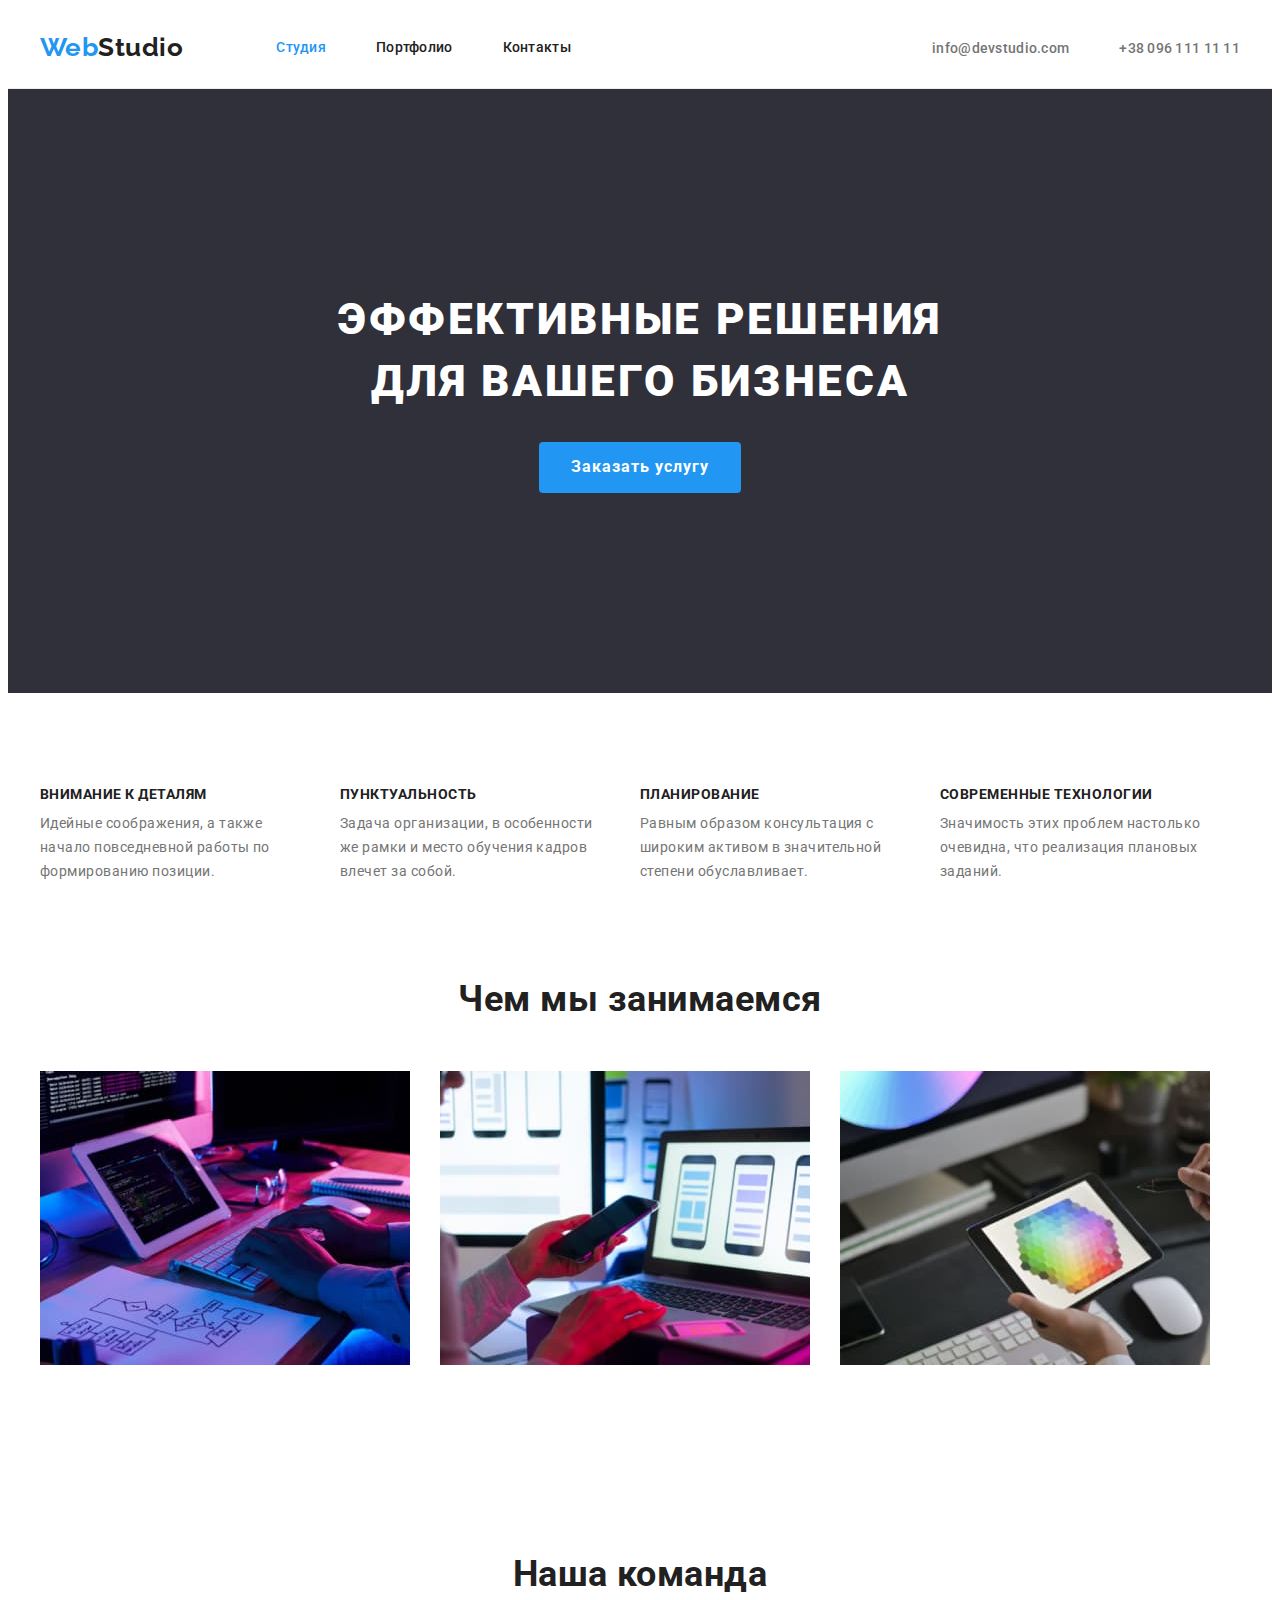
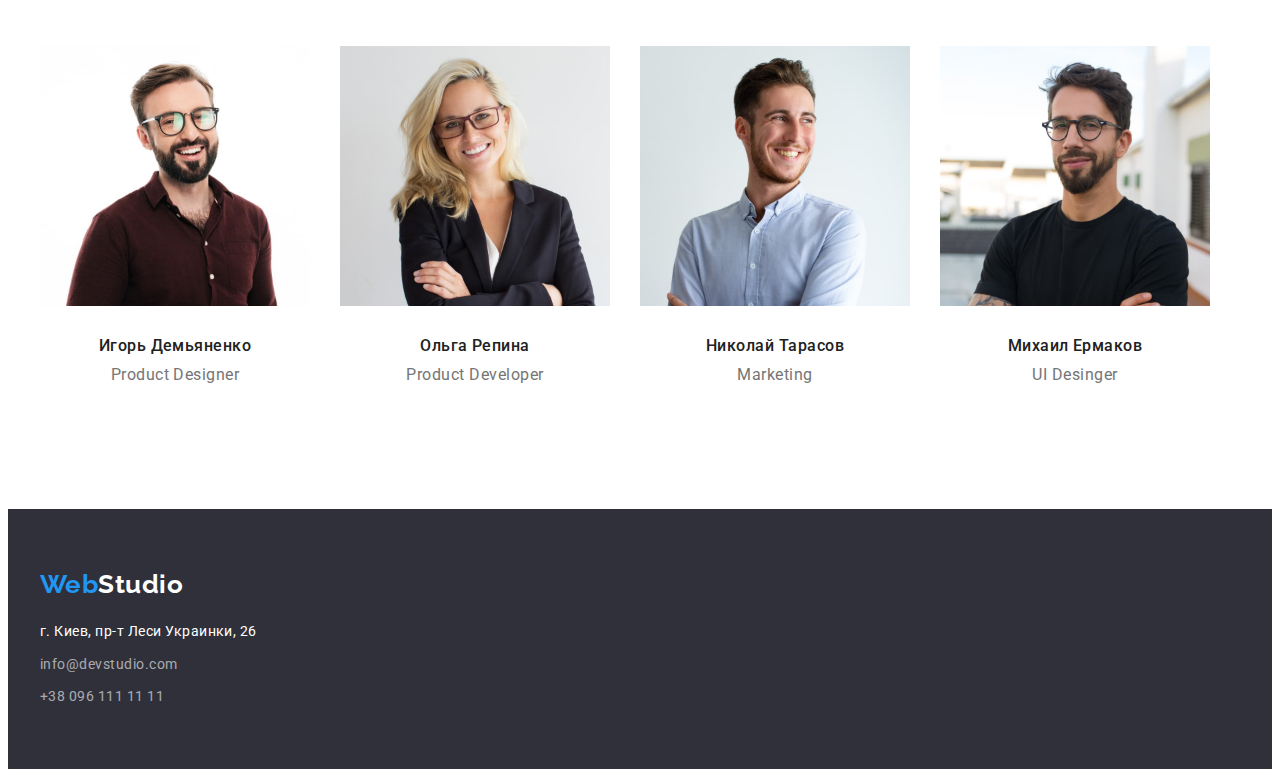
<file: index.html>
<!DOCTYPE html>
<html lang="ru">
  <head>
    <meta charset="UTF-8" />
    <meta http-equiv="X-UA-Compatible" content="IE=edge" />
    <meta name="viewport" content="width=device-width, initial-scale=1.0" />
    <link
      href="https://fonts.googleapis.com/css2?family=Raleway:wght@700&family=Roboto:wght@400;500;700;900&display=swap"
      rel="stylesheet"
    />
    <link
      rel="stylesheet"
      href="https://cdnjs.cloudflare.com/ajax/libs/modern-normalize/1.1.0/modern-normalize.min.css"
      integrity="sha512-wpPYUAdjBVSE4KJnH1VR1HeZfpl1ub8YT/NKx4PuQ5NmX2tKuGu6U/JRp5y+Y8XG2tV+wKQpNHVUX03MfMFn9Q=="
      crossorigin="anonymous"
      referrerpolicy="no-referrer"
    />
    <link rel="stylesheet" href="./css/styles.css" />
    <title>WebStudio</title>
  </head>
  <body>
    <header class="page-header">
      <div class="container header-container">
        <nav class="site-nav">        
          <a class="logo" href="./index.html">Web<span class="two">Studio</span></a>
          <ul class="list">
            <li class="list-item"><a href="./index.html" class="link current">Студия</a></li>
            <li class="list-item"><a href="./portfolio.html" class="link">Портфолио</a></li>
            <li class="list-item"><a href="" class="link">Контакты</a></li>
          </ul>
        </nav>
        <ul class="contacts list">
          <li class="list-item">
            <a lang="en" href="mailto:info@devstudio.com" class="link">info@devstudio.com</a>
          </li>
          <li class="list-item"><a href="tel:+380961111111" class="link">+38 096 111 11 11</a></li>
        </ul>
      </div>
    </header>
    <main>
      <section class="hero">
        <div class="container">
          <h1 class="hero-title">Эффективные решения для вашего бизнеса</h1>
          <button class="hero-button button" type="button">Заказать услугу</button>
        </div>
      </section>
      <section class="section features">
        <div class="container">
          <h2 class="section-title visually-hidden">Особенности</h2>
          <ul class="section-list list">
            <li class="section-list-item">
              <h3 class="title">Внимание к деталям</h3>
              <p class="title-text">
                Идейные соображения, а также начало повседневной работы по формированию позиции.
              </p>
            </li>
            <li class="section-list-item">
              <h3 class="title">Пунктуальность</h3>
              <p class="title-text">
                Задача организации, в особенности же рамки и место обучения кадров влечет за собой.
              </p>
            </li>
            <li class="section-list-item">
              <h3 class="title">Планирование</h3>
              <p class="title-text">
                Равным образом консультация с широким активом в значительной степени обуславливает.
              </p>
            </li>
            <li class="section-list-item">
              <h3 class="title">Современные технологии</h3>
              <p class="title-text">
                Значимость этих проблем настолько очевидна, что реализация плановых заданий.
              </p>
            </li>
          </ul>
        </div>
      </section>
      <section class="section competence">
        <div class="container">
          <h2 class="section-title">Чем мы занимаемся</h2>
          <ul class="list">
            <li class="list-pictures">
              <img src="./images/whatare.jpg" alt="Человек пишет код" width="370" />
            </li>
            <li class="list-pictures">
              <img src="./images/we.jpg" alt="Человек держит в руке телефон" width="370" />
            </li>
            <li class="list-pictures">
              <img
                src="./images/doing.jpg"
                alt="Человек держит в руке планшет, где изображена палитра цветов"
                width="370"
              />
            </li>
          </ul>
        </div>
      </section>
      <section class="section team">
        <div class="container">
          <h2 class="section-title">Наша команда</h2>
          <ul class="section-list list">
            <li class="section-list-card">            
              <img class="photo" src="./images/igor.jpg" alt="Мужчина в очках" width="270" />
                <div class="footer-card">
                  <h3 class="name">Игорь Демьяненко</h3>
                  <p class="post" lang="en">Product Designer</p>
                </div>
            </li>
            <li class="section-list-card">
              <img class="photo" src="./images/olga.jpg" alt="Женщина в очках" width="270" />
              <div class="footer-card">
                <h3 class="name">Ольга Репина</h3>
                <p class="post" lang="en">Product Developer</p>
              </div>
            </li>
            <li class="section-list-card">
              <img
                  class="photo"
                  src="./images/nikolay.jpg"
                  alt="Улыбающийся мужчина"
                  width="270"
                />
              <div class="footer-card">
                <h3 class="name">Николай Тарасов</h3>
                <p class="post" lang="en">Marketing</p>
              </div>
            </li>
            <li class="section-list-card">             
                <img
                  class="photo"
                  src="./images/mihail.jpg"
                  alt="Улыбающийся мужчина в очках"
                  width="270"
                />
                <div class="footer-card">
                  <h3 class="name">Михаил Ермаков</h3>
                  <p class="post" lang="en">UI Desinger</p>
                </div>
            </li>
          </ul>
        </div>
      </section>
    </main>
    <footer class="page-footer">
      <div class="container">
        <a class="logo" href="./index.html">Web<span class="three">Studio</span></a>
        <address class="address">
          <p class="address-text">г. Киев, пр-т Леси Украинки, 26</p>
          <a lang="en" href="mailto:info@devstudio.com" class="link">info@devstudio.com</a>
          <a href="tel:+380961111111" class="link number">+38 096 111 11 11</a>
        </address>
      </div>
    </footer>
  </body>
</html>
</file>
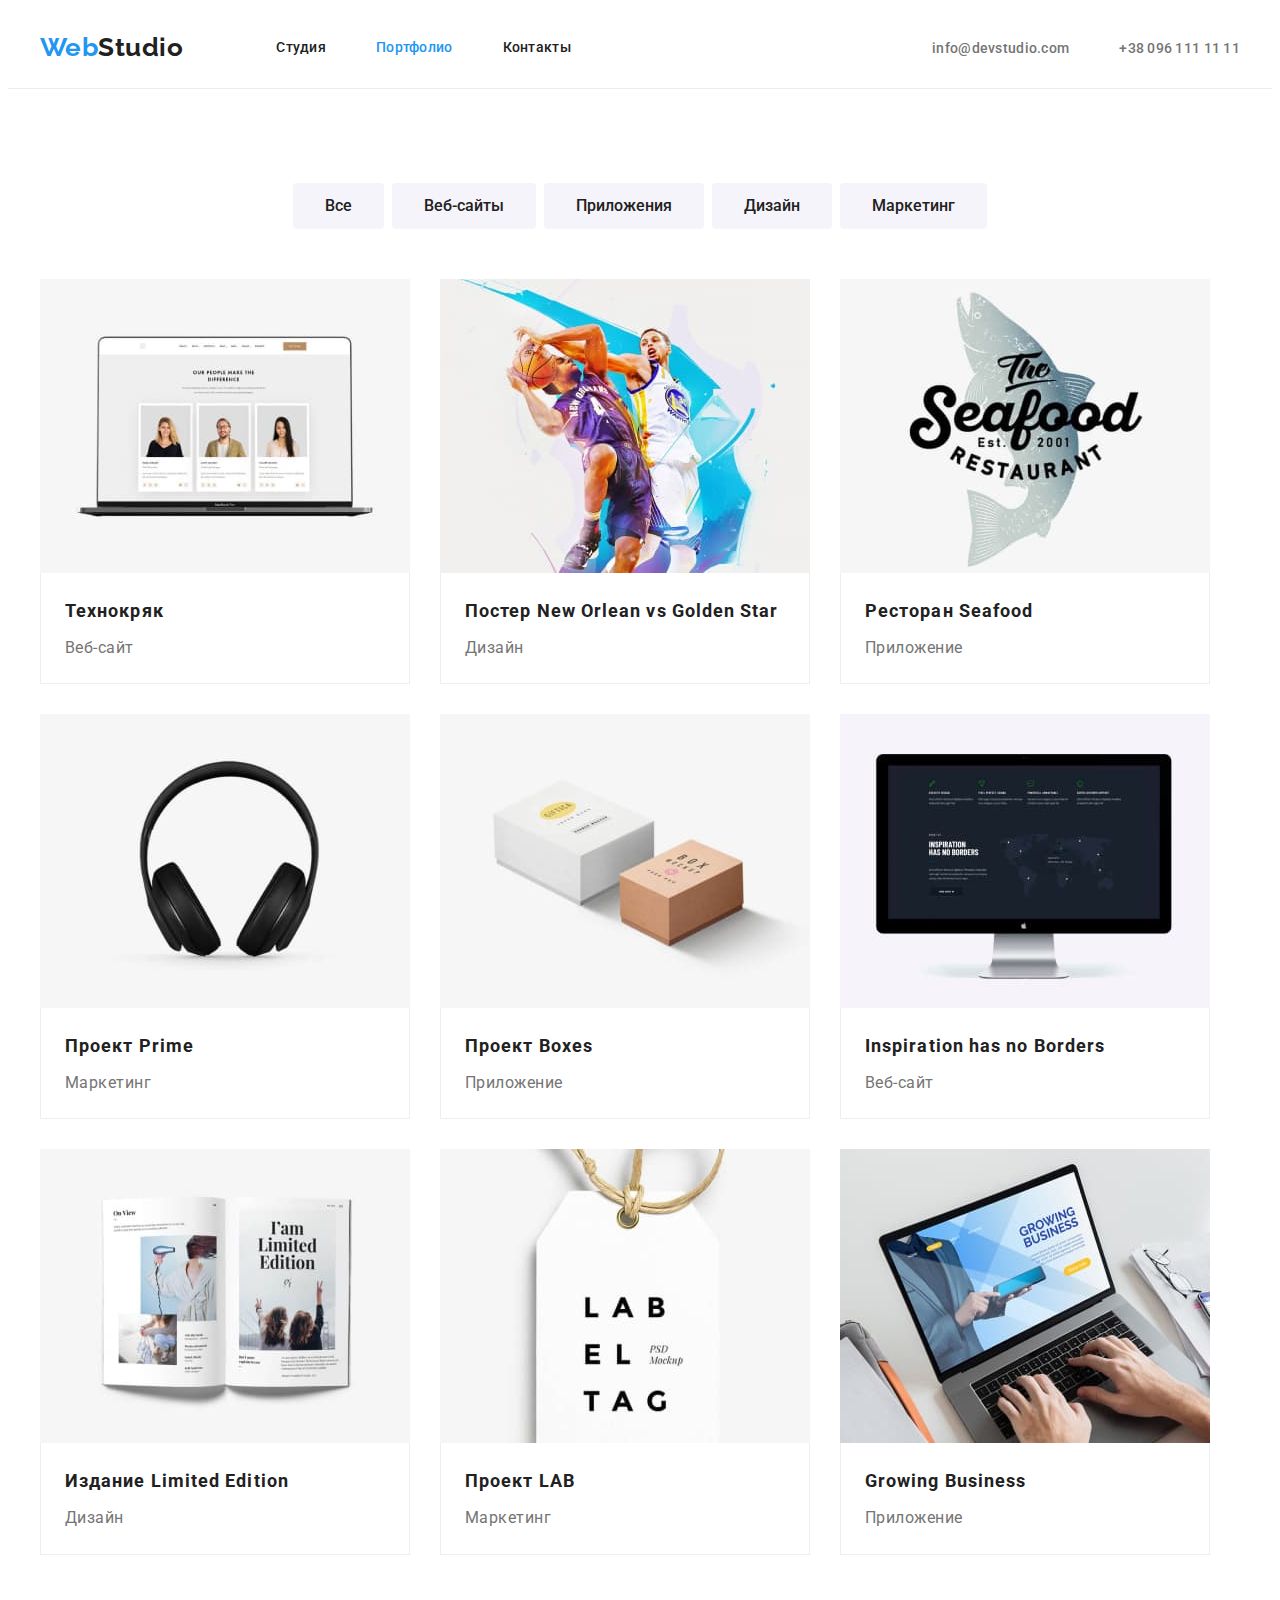
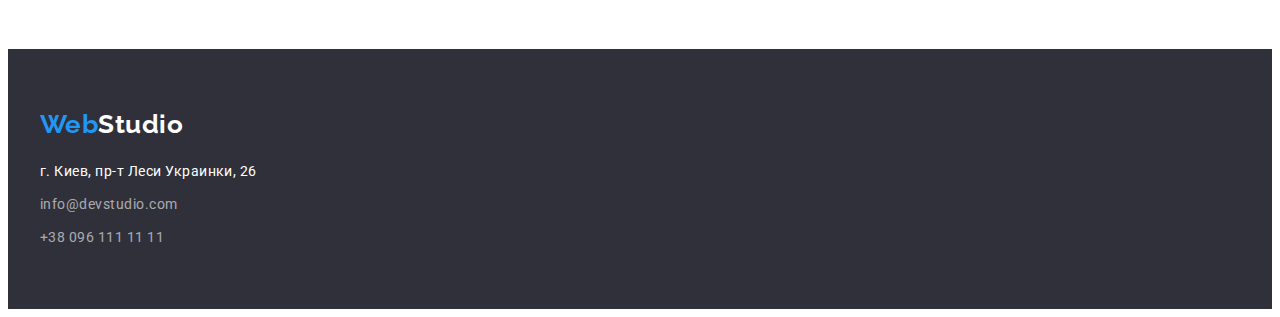
<file: portfolio.html>
<!DOCTYPE html>
<html lang="ru">
  <head>
    <meta charset="UTF-8" />
    <meta http-equiv="X-UA-Compatible" content="IE=edge" />
    <meta name="viewport" content="width=device-width, initial-scale=1.0" />
    <link
      href="https://fonts.googleapis.com/css2?family=Raleway:wght@700&family=Roboto:wght@400;500;700;900&display=swap"
      rel="stylesheet"
    />
    <link
      rel="stylesheet"
      href="https://cdnjs.cloudflare.com/ajax/libs/modern-normalize/1.1.0/modern-normalize.min.css"
      integrity="sha512-wpPYUAdjBVSE4KJnH1VR1HeZfpl1ub8YT/NKx4PuQ5NmX2tKuGu6U/JRp5y+Y8XG2tV+wKQpNHVUX03MfMFn9Q=="
      crossorigin="anonymous"
      referrerpolicy="no-referrer"
    />
    <link rel="stylesheet" href="./css/styles.css" />
    <title>WS-Portfolio</title>
  </head>
  <body>
    <header class="page-header">
      <div class="container header-container">
        <nav class="site-nav">        
          <a class="logo" href="./index.html">Web<span class="two">Studio</span></a>
          <ul class="list">
            <li class="list-item"><a href="./index.html" class="link ">Студия</a></li>
            <li class="list-item"><a href="./portfolio.html" class="link current">Портфолио</a></li>
            <li class="list-item"><a href="" class="link">Контакты</a></li>
          </ul>
        </nav>
        <ul class="contacts list">
          <li class="list-item">
            <a lang="en" href="mailto:info@devstudio.com" class="link">info@devstudio.com</a>
          </li>
          <li class="list-item"><a href="tel:+380961111111" class="link">+38 096 111 11 11</a></li>
        </ul>
      </div>
    </header>
    <main>
      <section class="portfolio section">
        <div class="container">
          <ul class="portfolio-nav list">
            <li class="portfolio-nav-button">
              <button class="button" type="button">Все</button>
            </li>
            <li class="portfolio-nav-button">
              <button class="button" type="button">Веб-сайты</button>
            </li>
            <li class="portfolio-nav-button">
              <button class="button" type="button">Приложения</button>
            </li>
            <li class="portfolio-nav-button">
              <button class="button" type="button">Дизайн</button>
            </li>
            <li class="portfolio-nav-button">
              <button class="button" type="button">Маркетинг</button>
            </li>
          </ul>
          <ul class="portfolio-gallery list">
            <li class="portfolio-gallery-item">
              <a href="" class="link class="link"">
                <img
                src="./images/technocrack.jpg"
                alt="Сайт на экране ноутбука"
                width="370"
                height="294"
                class="gallery-picture"
              />
              <div class="bottom-card">
                <h2 class="title">Технокряк</h2>
                <p class="text">Веб-сайт</p>
              </div>
              </a>

            </li>
            <li class="portfolio-gallery-item">
              <a href="" class="link">
              <img
                src="./images/poster.jpg"
                alt="Постер баскетбольных клубов"
                width="370"
                height="294"
                class="gallery-picture"
              />
              <div class="bottom-card">
                <h2 class="title">Постер New Orlean vs Golden Star</h2>
                <p class="text">Дизайн</p>
              </div>
            </a>
            </li>
            <li class="portfolio-gallery-item">
              <a href="" class="link">
              <img
                src="./images/restaurant.jpg"
                alt="Логотип ресторана"
                width="370"
                height="294"
                class="gallery-picture"
              />
              <div class="bottom-card">
                <h2 class="title">Ресторан Seafood</h2>
                <p class="text">Приложение</p>
              </div>
            </a>
            </li>
            <li class="portfolio-gallery-item">
              <a href="" class="link">
              <img
                src="./images/headphone.jpg"
                alt="Наушники"
                width="370"
                height="294"
                class="gallery-picture"
              />
              <div class="bottom-card">
                <h2 class="title">Проект Prime</h2>
                <p class="text">Маркетинг</p>
              </div>
            </a>
            </li>
            <li class="portfolio-gallery-item">
              <a href="" class="link">
              <img
                src="./images/boxes.jpg"
                alt="Коробочки"
                width="370"
                height="294"
                class="gallery-picture"
              />
              <div class="bottom-card">
                <h2 class="title">Проект Boxes</h2>
                <p class="text">Приложение</p>
              </div>
            </a>
            </li>
            <li class="portfolio-gallery-item">
              <a href="" class="link">
              <img
                src="./images/pc.jpg"
                alt="Монитор компьютера"
                width="370"
                height="294"
                class="gallery-picture"
              />
              <div class="bottom-card">
                <h2 class="title" lang="en">Inspiration has no Borders</h2>
                <p class="text">Веб-сайт</p>
              </div>
            </a>
            </li>
            <li class="portfolio-gallery-item">
              <a href="" class="link">
              <img
                src="./images/magazine.jpg"
                alt="Журнал издания"
                width="370"
                height="294"
                class="gallery-picture"
              />
              <div class="bottom-card">
                <h2 class="title">Издание Limited Edition</h2>
                <p class="text">Дизайн</p>
              </div>
            </a>
            </li>
            <li class="portfolio-gallery-item">
              <a href="" class="link">
              <img
                src="./images/label.jpg"
                alt="Ярлык"
                width="370"
                height="294"
                class="gallery-picture"
              />
              <div class="bottom-card">
                <h2 class="title">Проект LAB</h2>
                <p class="text">Маркетинг</p>
              </div>
            </a>
            </li>
            <li class="portfolio-gallery-item">
              <a href="" class="link">
              <img
                src="./images/laptop.jpg"
                alt="Ноутбук"
                width="370"
                height="294"
                class="gallery-picture"
              />
              <div class="bottom-card">
                <h2 class="title">Growing Business</h2>
                <p class="text">Приложение</p>
              </div>
            </a>
            </li>
          </ul>
        </div>
      </section>
    </main>
    <footer class="page-footer">
      <div class="container">
        <a class="logo" href="./index.html">Web<span class="three">Studio</span></a>
        <address class="address">
          <p class="address-text">г. Киев, пр-т Леси Украинки, 26</p>
          <a lang="en" href="mailto:info@devstudio.com" class="link">info@devstudio.com</a>
          <a href="tel:+380961111111" class="link number">+38 096 111 11 11</a>
        </address>
      </div>
    </footer>
  </body>
</html>
</file>
<file: css/styles.css>
:root {
  --secondary-text-color: #212121;
  --hero-btn-focus: #188ce8;
  --main-text-color: #757575;
  --accent-text-color: #2196f3;
  --bg-color: #2f303a;
  --primary-bg-color: #ffffff;
  --another-text-color: #ffffff;
  --button-bg-color: #f5f4fa;
  --address-text-color: rgba(255, 255, 255, 0.6);
}

body {
  background-color: var(--primary-bg-color);
  color: var(--main-text-color);
  font-family: Roboto, sans-serif;
  letter-spacing: 0.03em;
}

img {
  display: block;
  max-width: 100%;
  height: auto;
}

h1,
h2,
h3,
h4,
h5,
h6,
p,
ul {
  margin: 0;
  padding: 0;
}

.visually-hidden {
  position: absolute;
  width: 1px;
  height: 1px;
  margin: -1px;
  padding: 0;
  overflow: hidden;
  border: 0;
  clip: rect(0 0 0 0);
}

.container {
  width: 1200px;
  padding-left: 15px;
  padding-right: 15px;
  margin-left: auto;
  margin-right: auto;
}

.button {
  min-width: 73px;
  border-radius: 4px;
  border: transparent;
  padding-top: 10px;
  padding-bottom: 10px;
  padding-left: 32px;
  padding-right: 32px;
  color: var(--secondary-text-color);
  background-color: var(--button-bg-color);
  font-family: inherit;
  cursor: pointer;
  font-weight: 500;
  font-size: 16px;
  line-height: 1.6;
  text-align: center;
}
.button:focus,
.button:hover {
  color: var(--another-text-color);
  background-color: var(--accent-text-color);
}

.page-header {
  border-bottom: 1px solid #ececec;
}

.header-container {
  display: flex;
  align-items: center;
}

.site-nav {
  display: flex;
  align-items: center;
}

.site-nav .list {
  display: flex;
  align-items: center;
}

.contacts.list {
  display: flex;
  align-items: center;
  margin-left: auto;
}

.page-header .logo {
    margin-right: 93px;  
}

.list-item {
  margin-left: 50px;
}

.list-item:first-child {
  margin-left: 0;
}


.contacts.list .link {
  padding-top: 32px;
  padding-bottom: 32px;
}


.site-nav .link {
  color: var(--secondary-text-color);
  font-weight: 500;
  font-size: 14px;
  line-height: 1.14;
  letter-spacing: 0.02em;
  padding-top: 32px;
  padding-bottom: 32px;
  display: block;
}

.site-nav .link.current {
  color: var(--accent-text-color);
}

.site-nav .link:focus,
.site-nav .link:hover {
  color: var(--accent-text-color);
}
.contacts .link:focus,
.contacts .link:hover {
  color: var(--accent-text-color);
}
.contacts .link {
  color: var(--main-text-color);
  font-weight: 500;
  font-size: 14px;
  line-height: 1.14;
  letter-spacing: 0.02em;
}

.portfolio-gallery-item .text{
  color: var(--main-text-color);
}

.link {
  text-decoration: none;
}
.list {
  list-style: none;
  padding: 0;
  margin: 0;
}

.address .link {
  color: var(--address-text-color);
  font-size: 14px;
  font-style: normal;
  line-height: 1.7;
}
.address .link:hover,
.address .link:focus {
  color: var(--accent-text-color);
}

.page-footer {
  padding-top: 60px;
  padding-bottom: 60px;
  background-color: var(--bg-color);
}


.page-footer .address-text {
  margin-bottom: 9px;
}

.page-footer .number {
  display: block;
  margin-top: 9px;
}

.address-text {
  margin: 0;

  color: var(--another-text-color);
  font-size: 14px;
  font-style: normal;
  line-height: 1.7;
}

.hero {
  background-color: var(--bg-color);
  padding-top: 200px;
  padding-bottom: 200px;
  text-align: center;
}

.hero-title {
  color: var(--another-text-color);

  max-width: 696px;

  margin: 0;
  margin-left: auto;
  margin-right: auto;
  margin-bottom: 30px;

  font-weight: 900;
  font-size: 44px;
  line-height: 1.4;
  letter-spacing: 0.06em;
  text-transform: uppercase;
}
.hero-button {
  color: var(--another-text-color);
  background-color: var(--accent-text-color);
  font-family: inherit;
  cursor: pointer;
  font-weight: 700;
  font-size: 16px;
  line-height: 1.9;
  text-align: center;
  letter-spacing: 0.06em;
}

.hero-button:focus,
.hero-button:hover {
  background-color: var(--hero-btn-focus);
}


.section.features {
  padding-bottom: 0;
}

.section.features .title {
  margin-bottom: 10px;
}

.title-text {
  margin: 0;
}

.name {
  margin: 0;
}

.post {
  margin: 0;
}

.text {
  margin: 0;
}

.section {
  padding-top: 94px;
  padding-bottom: 94px;
}

.section-title {
  margin: 0;
  color: var(--secondary-text-color);
  font-size: 36px;
  line-height: 1.2;
  text-align: center;
}

.section-list.list {
  display: flex;
}

.section-list .title {
  color: var(--secondary-text-color);
  font-size: 14px;
  line-height: 1.14;
  text-transform: uppercase;
}
.section-list .title-text {
  font-weight: 400;
  font-size: 14px;
  line-height: 1.7;
}
.section-list .name {
  color: var(--secondary-text-color);
  font-weight: 500;
  font-size: 16px;
  line-height: 1.2;
  text-align: center;
}
.section-list .post {
  font-size: 16px;
  line-height: 1.2;
  text-align: center;
}

.section.features .section-list-item {
  margin-left: 30px;
  width: 270px;
}

.section.features .section-list-item:first-child {
  margin-left: 0px;
}

.section.competence .section-title {
  margin-bottom: 50px;
}

.section.competence .list {
  display: flex;
}

.section.competence .list-pictures {
  margin-right: 30px;
}

.section.competence .list-pictures:last-child {
  margin-right: 0px;
}

.section.team .section-title {
  margin-bottom: 50px;
}

.section.team .section-list {
  display: flex;
}

.section.team .section-list-card {
  margin-right: 30px;
}

.section.team .section-list-card:last-child {
  margin-right: 0px;
}

 .bottom-card {
  padding-bottom: 20px;
  padding-top: 20px;
  padding-left: 24px;
  padding-right: 24px;
}

.bottom-card .title {
  margin-bottom: 4px;
}

.footer-card .name {
  margin-bottom: 10px;
}

.section.team .footer-card {
  padding-top: 30px;
  padding-bottom: 30px;
}

.section.team .card {
  border-radius: 0px 0px 4px 4px;
}
.portfolio-gallery .title {
  color: var(--secondary-text-color);
  font-size: 18px;
  line-height: 2;
  letter-spacing: 0.06em;
}

.portfolio-gallery .text {
  font-size: 16px;
  line-height: 1.9;
}

.portfolio-nav {
  display: flex;
  justify-content: center;
  margin-bottom: 50px;
}

.portfolio-nav-button {
  margin-right: 8px;
}

.portfolio-nav-button:last-child {
  margin-right: 0px;
}

.portfolio-gallery {
  display: flex;
  flex-wrap: wrap;
}

.portfolio-gallery-item {

text-decoration: inherit;

  margin-right: 30px;
  margin-bottom: 30px;
}

.portfolio-gallery-item:nth-child(3n) {
  margin-right: 0px;
}

.portfolio-gallery-item:nth-last-child(-n + 3) {
  margin-bottom: 0px;
}


.portfolio-gallery-item .bottom-card{
  border-bottom: 1px solid #eeeeee;
  border-left: 1px solid #eeeeee;
  border-right: 1px solid #eeeeee;
}




.logo {

  display: inline-block;
  max-width: 145px;

  text-decoration: none;
  color: var(--accent-text-color);
  font-family: Raleway, sans-serif;
  font-weight: 700;
  font-size: 26px;
  line-height: 1.2;
}


.page-footer .logo {
  margin-bottom: 20px;
}

.two {
  color: var(--secondary-text-color);
}
.three {
  color: var(--another-text-color);
}
</file>
